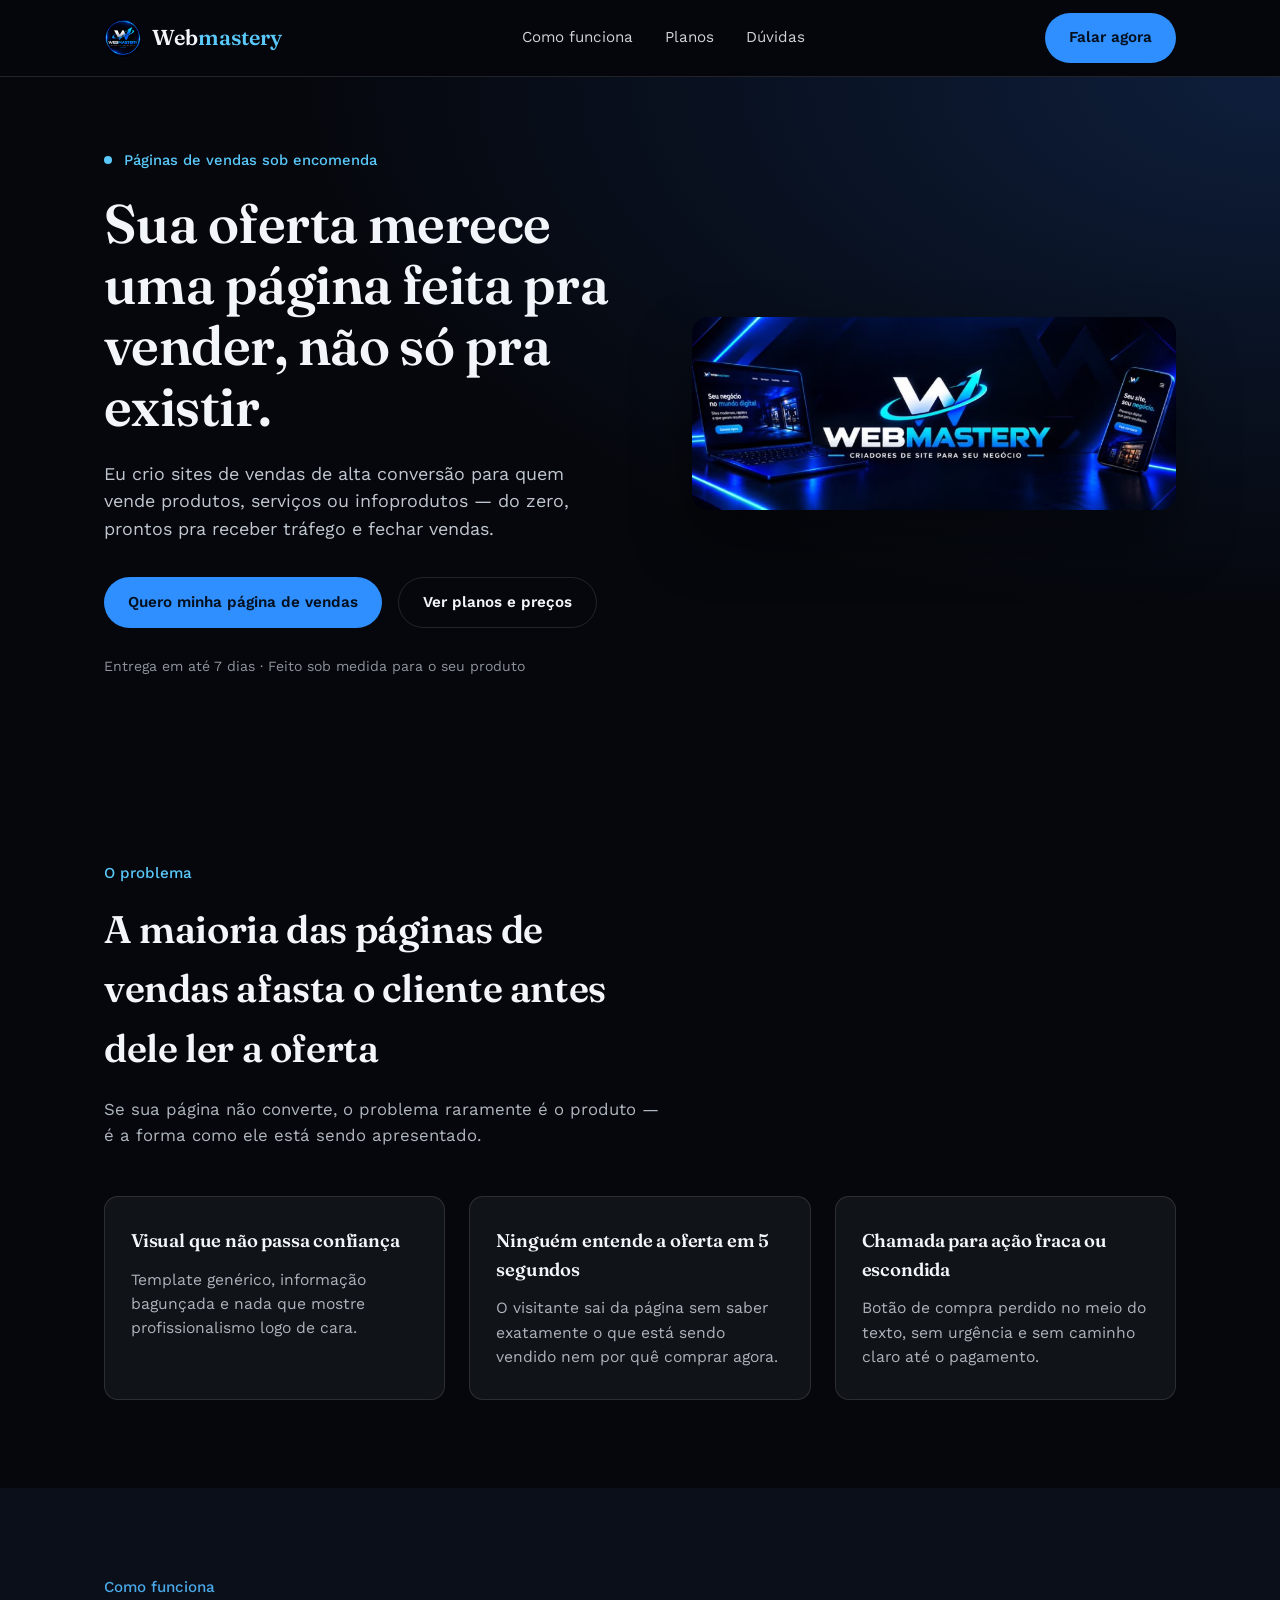
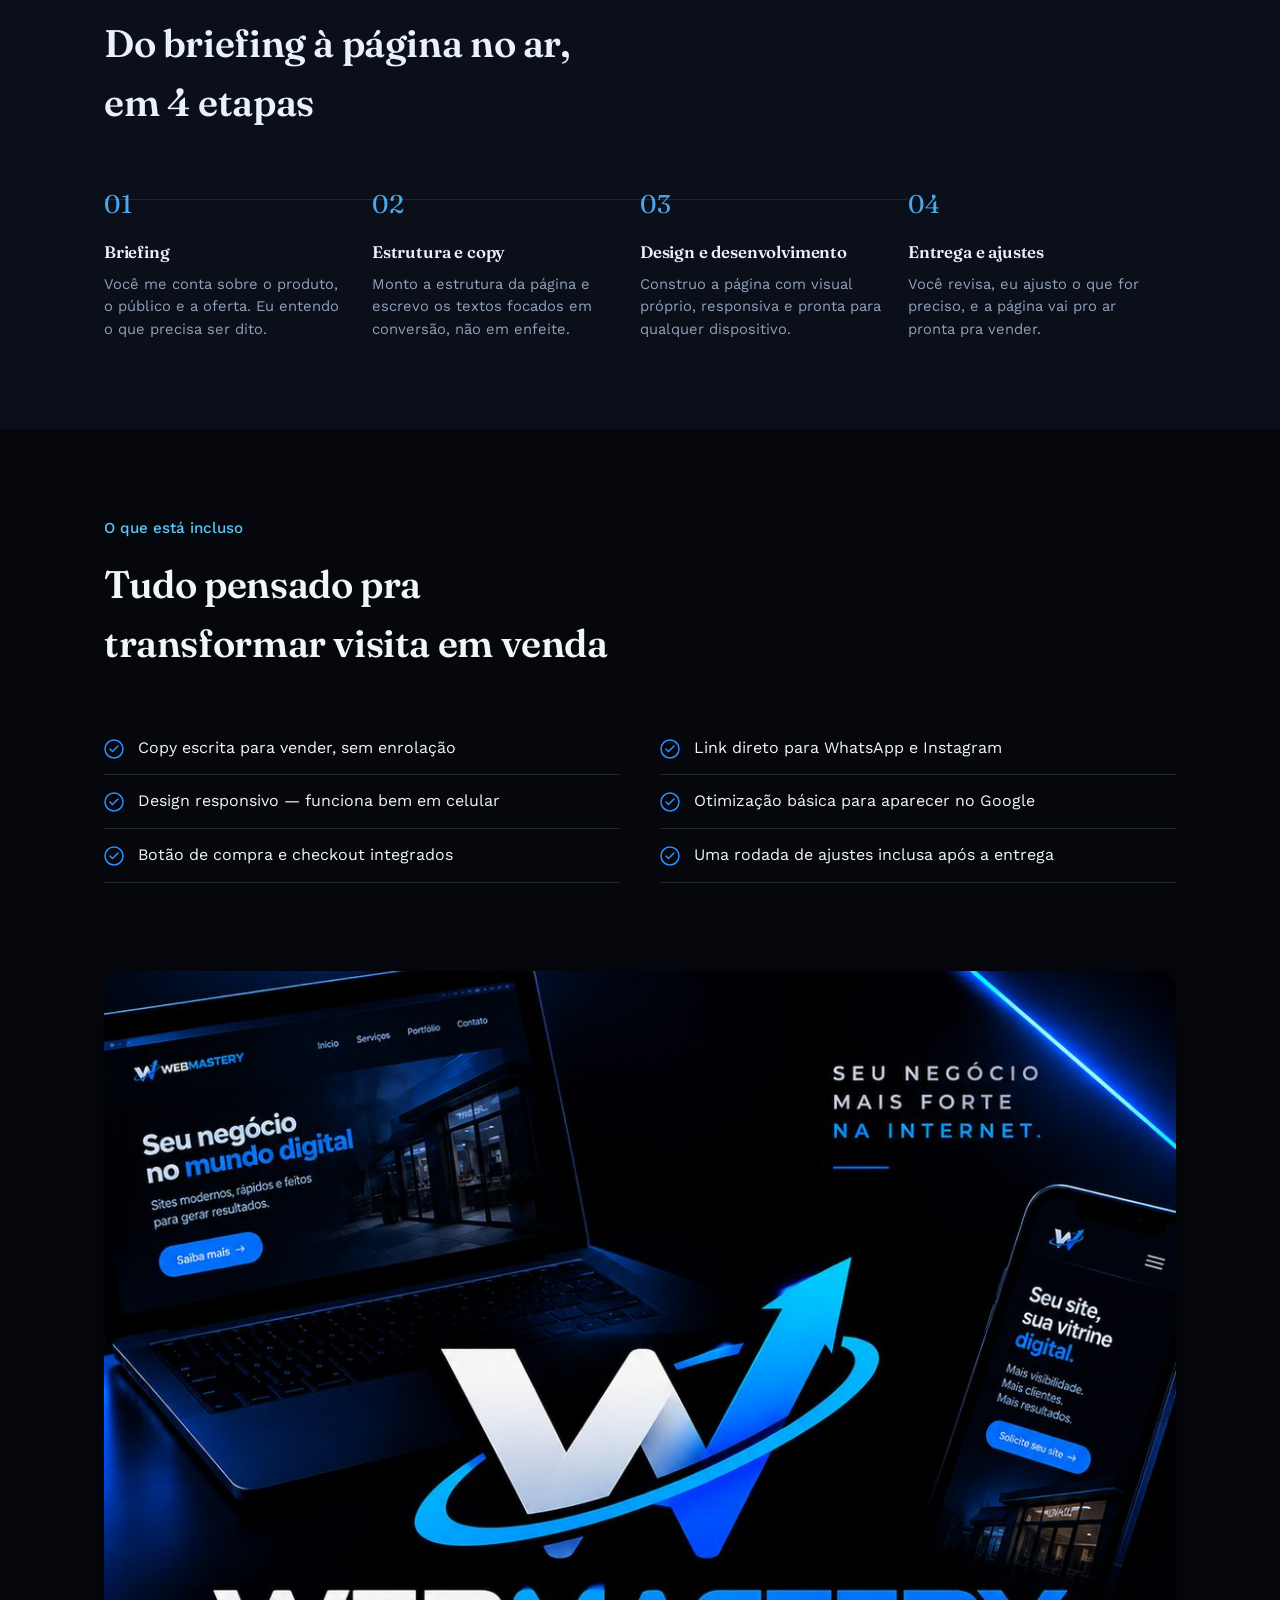
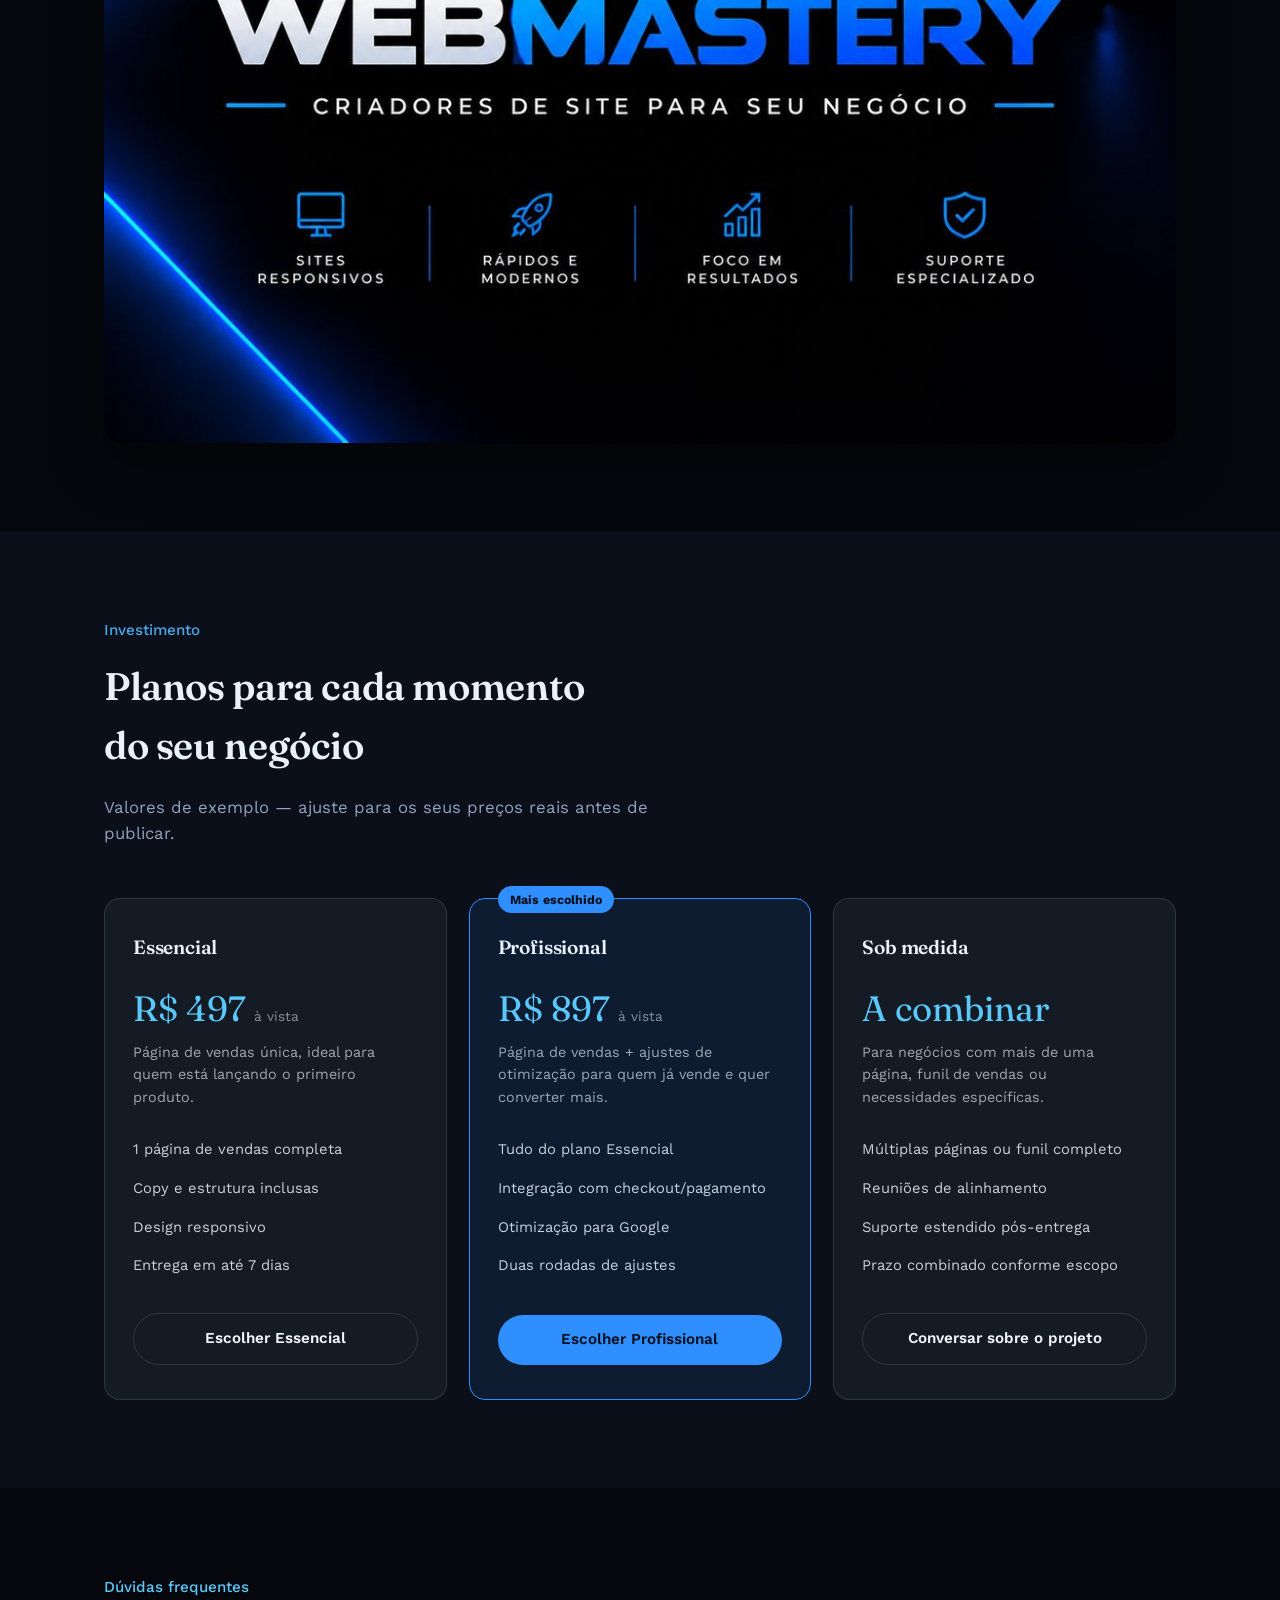
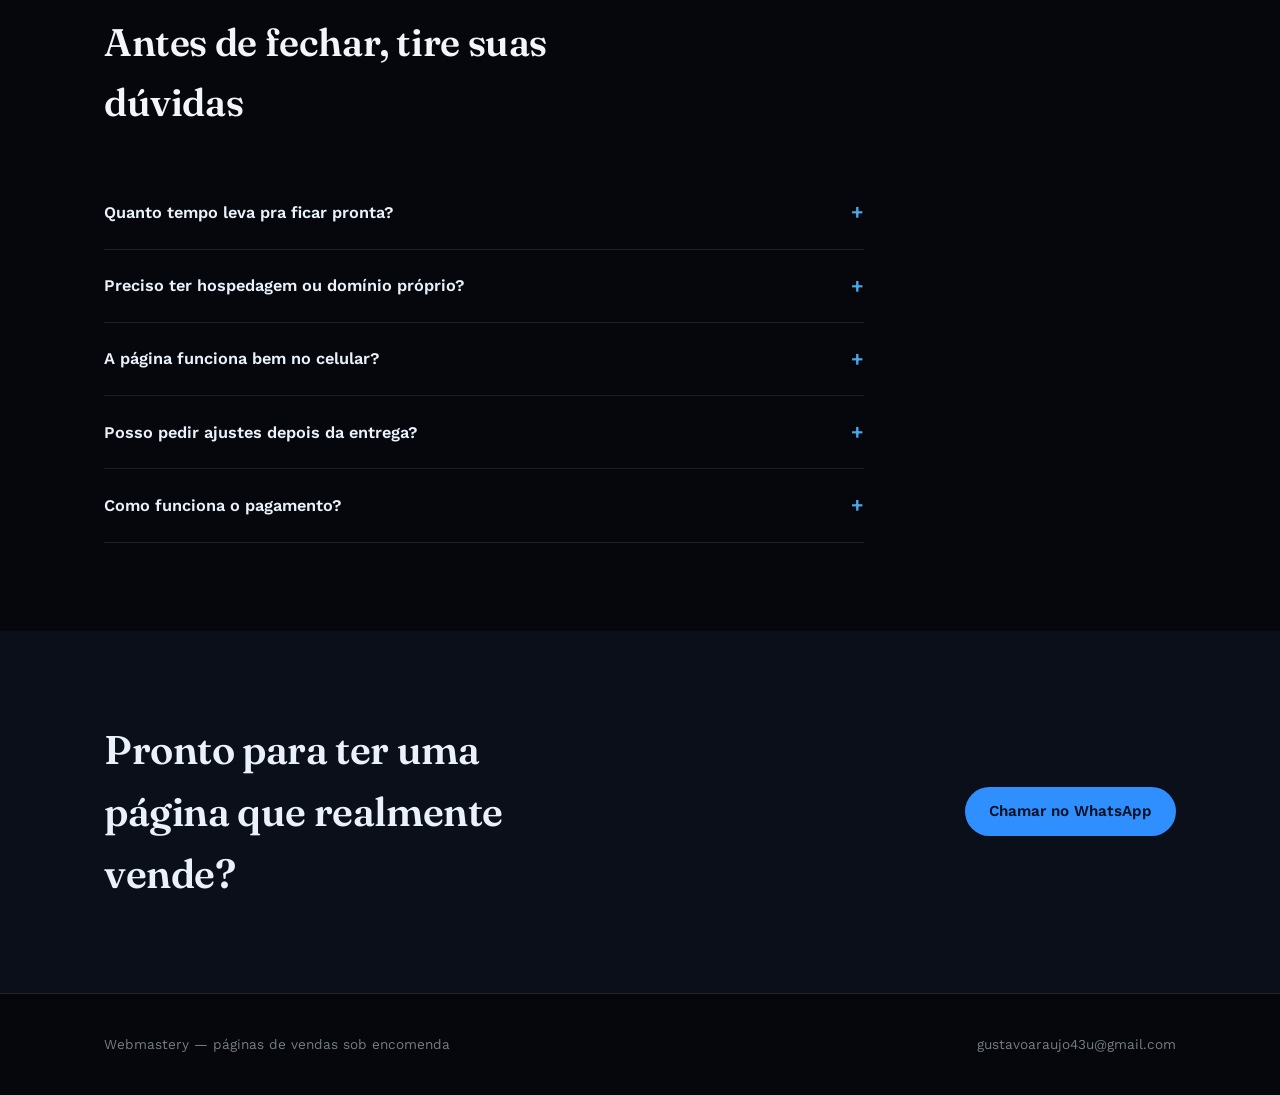
<file: vitrine-digital.html>
<!DOCTYPE html>
<html lang="pt-BR">
<head>
<meta charset="UTF-8">
<meta name="viewport" content="width=device-width, initial-scale=1, viewport-fit=cover">
<title>Webmastery — Sites e Páginas de Vendas Sob Encomenda</title>
<meta name="description" content="A Webmastery cria sites e páginas de vendas profissionais, rápidos e responsivos para o seu negócio vender mais. Peça um orçamento pelo WhatsApp.">
<meta name="keywords" content="página de vendas, criação de sites, landing page, site profissional, site para negócio, Webmastery">
<meta name="robots" content="index, follow">
<meta name="author" content="Webmastery">
<link rel="canonical" href="https://claude.ai/artifact/DzFtg7W6vTu4MSRS6MAogE">

<meta property="og:type" content="website">
<meta property="og:locale" content="pt_BR">
<meta property="og:title" content="Webmastery — Sites e Páginas de Vendas Sob Encomenda">
<meta property="og:description" content="Sites modernos, rápidos e feitos para gerar resultados. Peça sua página de vendas com a Webmastery.">
<meta property="og:site_name" content="Webmastery">

<meta name="twitter:card" content="summary">
<meta name="twitter:title" content="Webmastery — Sites e Páginas de Vendas Sob Encomenda">
<meta name="twitter:description" content="Sites modernos, rápidos e feitos para gerar resultados. Peça sua página de vendas com a Webmastery.">

<script type="application/ld+json">
{
  "@context": "https://schema.org",
  "@type": "ProfessionalService",
  "name": "Webmastery",
  "description": "Criação de sites e páginas de vendas profissionais, responsivas e focadas em conversão.",
  "slogan": "Criadores de site para seu negócio",
  "areaServed": "BR",
  "priceRange": "R$497 - R$897",
  "sameAs": ["https://wa.me/qr/WB2LOATQPODPE1"]
}
</script>

<link rel="preconnect" href="https://fonts.googleapis.com">
<link rel="preconnect" href="https://fonts.gstatic.com" crossorigin>
<link href="https://fonts.googleapis.com/css2?family=Fraunces:opsz,wght@9..144,400;9..144,500;9..144,600;9..144,700&family=Work+Sans:wght@400;500;600;700&display=swap" rel="stylesheet">
<style>
  :root {
    --ink-900: #05070C;
    --ink-800: #0A0F18;
    --ink-700: #0E1E3B;
    --sage-100: #0A0F1A;
    --card-50: #0E1626;
    --gold: #2F8FFF;
    --gold-bright: #5AC8FA;
    --rust: #4AA8E8;
    --cream: #F2F5FA;
    --ink-text: #EAF1FB;
    --muted: #92A2BC;

    --bg: var(--ink-900);
    --bg-alt: var(--sage-100);
    --card: var(--card-50);
    --fg: var(--cream);
    --fg-alt: var(--ink-text);
    --accent: var(--gold);
    --accent-2: var(--rust);
    --border: rgba(234,241,251,0.12);
    --border-light: rgba(234,241,251,0.10);

    box-sizing: border-box;
    padding-top: env(safe-area-inset-top, 0px);
    padding-bottom: env(safe-area-inset-bottom, 0px);
  }

  @media (prefers-color-scheme: light) {
    :root:not([data-theme="dark"]) {
      --bg: var(--sage-100);
      --fg: var(--ink-text);
    }
  }
  :root[data-theme="light"] {
    --bg: var(--sage-100);
    --fg: var(--ink-text);
  }

  * { box-sizing: border-box; }
  html { scroll-behavior: smooth; scroll-padding-top: env(safe-area-inset-top, 0px); }
  body {
    margin: 0;
    background: var(--ink-900);
    color: var(--cream);
    font-family: 'Work Sans', sans-serif;
    line-height: 1.55;
    -webkit-font-smoothing: antialiased;
  }
  h1, h2, h3 { font-family: 'Fraunces', serif; margin: 0; font-weight: 600; letter-spacing: -0.01em; }
  p { margin: 0; }
  a { color: inherit; }
  img, svg { max-width: 100%; }

  .wrap { max-width: 1120px; margin: 0 auto; padding: 0 24px; }

  /* NAV */
  header {
    position: sticky; top: 0; z-index: 20;
    padding-top: env(safe-area-inset-top, 0px);
    background: rgba(5,7,12,0.88);
    backdrop-filter: blur(10px);
    border-bottom: 1px solid var(--border);
  }
  nav.wrap { display: flex; align-items: center; justify-content: space-between; height: 76px; }
  .brand-wrap { display: flex; align-items: center; gap: 10px; }
  .brand-logo { width: 38px; height: 38px; border-radius: 50%; display: block; object-fit: cover; }
  .brand { font-family: 'Fraunces', serif; font-size: 1.35rem; font-weight: 600; color: var(--cream); }
  .brand em { font-style: normal; color: var(--gold-bright); }
  .nav-links { display: flex; gap: 32px; font-size: 0.95rem; }
  .nav-links a { text-decoration: none; opacity: 0.85; transition: opacity 0.15s; }
  .nav-links a:hover, .nav-links a:focus-visible { opacity: 1; }
  .btn {
    display: inline-flex; align-items: center; gap: 8px;
    padding: 13px 24px; border-radius: 999px; font-weight: 600; font-size: 0.95rem;
    text-decoration: none; border: none; cursor: pointer;
    transition: transform 0.15s ease, box-shadow 0.15s ease;
  }
  .btn:focus-visible { outline: 2px solid var(--gold-bright); outline-offset: 3px; }
  .btn-primary { background: var(--gold); color: #04101F; }
  .btn-primary:hover { transform: translateY(-1px); box-shadow: 0 8px 22px rgba(47,143,255,0.35); }
  .btn-ghost { background: transparent; border: 1px solid var(--border); color: var(--cream); }
  .nav-cta { display: none; }
  @media (min-width: 760px) { .nav-cta { display: inline-flex; } }

  .skip-link {
    position: absolute; left: -999px; top: auto;
    background: var(--gold); color: #04101F; padding: 12px 18px; border-radius: 8px;
    font-weight: 600; z-index: 100;
  }
  .skip-link:focus { left: 16px; top: 16px; }

  .menu-toggle {
    display: none; background: none; border: 1px solid var(--border); border-radius: 8px;
    width: 42px; height: 42px; align-items: center; justify-content: center; cursor: pointer;
  }
  .menu-toggle span, .menu-toggle span::before, .menu-toggle span::after {
    content: ""; display: block; width: 18px; height: 2px; background: var(--cream);
    position: relative; transition: transform 0.2s ease, opacity 0.2s ease;
  }
  .menu-toggle span::before { position: absolute; top: -6px; }
  .menu-toggle span::after { position: absolute; top: 6px; }
  .menu-toggle[aria-expanded="true"] span { background: transparent; }
  .menu-toggle[aria-expanded="true"] span::before { transform: translateY(6px) rotate(45deg); }
  .menu-toggle[aria-expanded="true"] span::after { transform: translateY(-6px) rotate(-45deg); }

  @media (max-width: 759px) {
    .menu-toggle { display: flex; }
    .nav-links {
      position: absolute; top: 76px; left: 0; right: 0;
      flex-direction: column; gap: 0;
      background: rgba(5,7,12,0.98); border-bottom: 1px solid var(--border);
      max-height: 0; overflow: hidden; transition: max-height 0.25s ease;
    }
    .nav-links[data-open="true"] { max-height: 320px; }
    .nav-links a { padding: 16px 24px; border-bottom: 1px solid var(--border); }
    .nav-links .nav-cta-mobile { display: block; margin: 16px 24px; text-align: center; }
  }
  @media (min-width: 760px) { .nav-cta-mobile { display: none; } }

  /* HERO */
  .hero {
    padding: 72px 0 96px;
    background: radial-gradient(ellipse at top right, var(--ink-700) 0%, var(--ink-900) 55%);
  }
  .hero .wrap { display: grid; grid-template-columns: 1.1fr 1fr; gap: 56px; align-items: center; }
  @media (max-width: 900px) { .hero .wrap { grid-template-columns: 1fr; } .hero { padding: 48px 0 64px; } }

  .eyebrow-line { display: flex; align-items: center; gap: 12px; margin-bottom: 22px; }
  .eyebrow-line .dot { width: 8px; height: 8px; border-radius: 50%; background: var(--gold-bright); }
  .eyebrow-line span { font-size: 0.92rem; color: var(--gold-bright); font-weight: 500; }

  .hero h1 { font-size: clamp(2.1rem, 4.4vw, 3.4rem); line-height: 1.12; max-width: 15ch; }
  .hero p.lead { margin-top: 22px; font-size: 1.12rem; color: rgba(234,241,251,0.82); max-width: 46ch; }
  .hero .actions { margin-top: 34px; display: flex; gap: 16px; flex-wrap: wrap; }
  .hero .trust { margin-top: 28px; font-size: 0.88rem; color: rgba(234,241,251,0.6); }

  /* Browser mockup */
  .mockup {
    background: var(--card-50);
    border-radius: 16px;
    overflow: hidden;
    box-shadow: 0 30px 60px rgba(0,0,0,0.35);
    transform: rotate(1.2deg);
  }
  .mockup .bar { display: flex; align-items: center; gap: 7px; padding: 12px 16px; background: #E1DBC7; }
  .mockup .bar span { width: 10px; height: 10px; border-radius: 50%; background: rgba(234,241,251,0.18); }
  .mockup .screen { padding: 26px 24px 30px; }
  .mockup .m-eyebrow { width: 40%; height: 8px; border-radius: 4px; background: var(--rust); opacity: 0.55; margin-bottom: 14px; }
  .mockup .m-h { height: 20px; border-radius: 4px; background: var(--ink-text); opacity: 0.85; margin-bottom: 8px; }
  .mockup .m-h.short { width: 70%; }
  .mockup .m-p { height: 9px; border-radius: 4px; background: var(--ink-text); opacity: 0.25; margin-bottom: 7px; }
  .mockup .m-p.w1 { width: 92%; } .mockup .m-p.w2 { width: 80%; } .mockup .m-p.w3 { width: 60%; }
  .mockup .m-cta { margin-top: 20px; width: 46%; height: 34px; border-radius: 999px; background: var(--gold); }
  .mockup .m-cards { margin-top: 26px; display: grid; grid-template-columns: repeat(3,1fr); gap: 10px; }
  .mockup .m-card { height: 58px; border-radius: 8px; background: rgba(234,241,251,0.06); border: 1px solid rgba(234,241,251,0.14); }

  .hero-photo {
    border-radius: 16px;
    overflow: hidden;
    box-shadow: 0 30px 60px rgba(0,0,0,0.4);
  }
  .hero-photo img { display: block; width: 100%; height: auto; }

  .brand-banner { padding: 0 0 88px; background: var(--ink-900); }
  .brand-banner .wrap { padding: 0 24px; }
  .brand-banner img {
    display: block; width: 100%; height: auto; border-radius: 18px;
    box-shadow: 0 24px 50px rgba(0,0,0,0.35);
  }

  /* SECTIONS shared */
  section { padding: 88px 0; }
  .section-alt { background: var(--sage-100); color: var(--ink-text); }
  .section-alt .muted { color: var(--muted); }
  .kicker { font-size: 0.95rem; color: var(--gold-bright); font-weight: 500; margin-bottom: 14px; }
  .section-alt .kicker { color: var(--rust); }
  h2.section-title { font-size: clamp(1.7rem, 3vw, 2.4rem); max-width: 20ch; margin-bottom: 18px; }
  .section-sub { max-width: 56ch; color: rgba(234,241,251,0.75); font-size: 1.05rem; }
  .section-alt .section-sub { color: var(--muted); }

  /* Problem cards */
  .grid-3 { display: grid; grid-template-columns: repeat(3, 1fr); gap: 24px; margin-top: 48px; }
  @media (max-width: 860px) { .grid-3 { grid-template-columns: 1fr; } }
  .problem-card {
    background: rgba(234,241,251,0.05);
    border: 1px solid var(--border);
    border-radius: 14px;
    padding: 30px 26px;
  }
  .problem-card h3 { font-size: 1.15rem; margin-bottom: 12px; }
  .problem-card p { color: rgba(234,241,251,0.72); font-size: 0.98rem; }

  /* Process */
  .process { margin-top: 52px; display: grid; grid-template-columns: repeat(4,1fr); gap: 0; position: relative; }
  @media (max-width: 860px) { .process { grid-template-columns: 1fr; gap: 36px; } }
  .step { position: relative; padding-right: 24px; }
  .step .num { font-family: 'Fraunces', serif; font-size: 1.6rem; color: var(--rust); margin-bottom: 14px; }
  .step h3 { font-size: 1.05rem; margin-bottom: 8px; color: var(--ink-text); }
  .step p { font-size: 0.92rem; color: var(--muted); }
  .process .step:not(:last-child)::after {
    content: ""; position: absolute; top: 14px; right: 0; width: 100%; height: 1px;
    background: var(--border-light); display: none;
  }
  @media (min-width: 861px) {
    .process .step:not(:last-child)::after { display: block; }
  }

  /* Includes */
  .includes { margin-top: 48px; display: grid; grid-template-columns: repeat(2, 1fr); gap: 16px 40px; }
  @media (max-width: 700px) { .includes { grid-template-columns: 1fr; } }
  .includes li { list-style: none; display: flex; gap: 14px; padding: 14px 0; border-bottom: 1px solid var(--border); }
  .includes svg { flex-shrink: 0; margin-top: 3px; }
  .includes ul { padding: 0; margin: 0; }

  /* Pricing */
  .plans { margin-top: 52px; display: grid; grid-template-columns: repeat(3, 1fr); gap: 22px; align-items: stretch; }
  @media (max-width: 900px) { .plans { grid-template-columns: 1fr; } }
  .plan {
    background: rgba(234,241,251,0.05);
    border: 1px solid var(--border);
    border-radius: 16px;
    padding: 34px 28px;
    display: flex; flex-direction: column;
  }
  .plan.featured { border-color: var(--gold); background: rgba(47,143,255,0.10); position: relative; }
  .plan .tag {
    position: absolute; top: -13px; left: 28px; background: var(--gold); color: #04101F;
    font-size: 0.78rem; font-weight: 700; padding: 4px 12px; border-radius: 999px;
  }
  .plan h3 { font-size: 1.2rem; margin-bottom: 6px; }
  .plan .price { font-family: 'Fraunces', serif; font-size: 2.2rem; margin: 14px 0 4px; color: var(--gold-bright); }
  .plan .price .note { font-family: 'Work Sans', sans-serif; font-size: 0.85rem; color: rgba(234,241,251,0.55); }
  .plan .desc { font-size: 0.9rem; color: rgba(234,241,251,0.65); margin-bottom: 22px; }
  .plan ul { list-style: none; padding: 0; margin: 0 0 28px; flex-grow: 1; }
  .plan li { font-size: 0.92rem; padding: 8px 0; display: flex; gap: 10px; color: rgba(234,241,251,0.85); }
  .plan .btn { width: 100%; justify-content: center; }

  /* FAQ */
  .faq { margin-top: 44px; max-width: 760px; }
  details {
    border-bottom: 1px solid var(--border-light);
    padding: 20px 0;
  }
  details summary {
    cursor: pointer; list-style: none; font-weight: 600; font-size: 1.02rem;
    display: flex; justify-content: space-between; align-items: center; gap: 20px;
    color: var(--ink-text);
  }
  details summary::-webkit-details-marker { display: none; }
  details summary .plus { font-size: 1.3rem; color: var(--rust); transition: transform 0.2s; flex-shrink: 0; }
  details[open] summary .plus { transform: rotate(45deg); }
  details p { margin-top: 14px; color: var(--muted); font-size: 0.96rem; max-width: 62ch; }

  /* Final CTA */
  .final-cta { text-align: left; }
  .final-cta .wrap { display: flex; justify-content: space-between; align-items: center; gap: 32px; flex-wrap: wrap; }
  .final-cta h2 { font-size: clamp(1.7rem, 3.2vw, 2.5rem); max-width: 16ch; }

  footer {
    padding: 40px 0 calc(40px + env(safe-area-inset-bottom, 0px));
    background: var(--ink-900);
    border-top: 1px solid var(--border);
    font-size: 0.85rem;
    color: rgba(234,241,251,0.5);
  }
  footer .wrap { display: flex; justify-content: space-between; flex-wrap: wrap; gap: 12px; }

  .note-box {
    margin-top: 60px;
    padding: 18px 22px;
    border: 1px dashed rgba(234,241,251,0.3);
    border-radius: 12px;
    font-size: 0.85rem;
    color: rgba(234,241,251,0.6);
  }
  .note-box strong { color: var(--gold-bright); }

  @media (prefers-reduced-motion: reduce) {
    html { scroll-behavior: auto; }
    .btn, details summary .plus { transition: none; }
  }
</style>
</head>
<body>
<a class="skip-link" href="#main">Pular para o conteúdo</a>

<header>
  <nav class="wrap">
    <div class="brand-wrap"><img class="brand-logo" loading="eager" src="[data-uri]" alt="Webmastery"><span class="brand">Web<em>mastery</em></span></div>
    <div class="nav-links" id="nav-links" data-open="false">
      <a href="#processo">Como funciona</a>
      <a href="#planos">Planos</a>
      <a href="#faq">Dúvidas</a>
      <a class="btn btn-primary nav-cta-mobile" href="https://wa.me/qr/WB2LOATQPODPE1" target="_blank" rel="noopener">Falar agora</a>
    </div>
    <a class="btn btn-primary nav-cta" href="https://wa.me/qr/WB2LOATQPODPE1" target="_blank" rel="noopener">Falar agora</a>
    <button class="menu-toggle" id="menu-toggle" aria-expanded="false" aria-controls="nav-links" aria-label="Abrir menu">
      <span></span>
    </button>
  </nav>
</header>

<script>
  (function () {
    var btn = document.getElementById('menu-toggle');
    var menu = document.getElementById('nav-links');
    btn.addEventListener('click', function () {
      var open = menu.getAttribute('data-open') === 'true';
      menu.setAttribute('data-open', String(!open));
      btn.setAttribute('aria-expanded', String(!open));
      btn.setAttribute('aria-label', open ? 'Abrir menu' : 'Fechar menu');
    });
    menu.querySelectorAll('a').forEach(function (link) {
      link.addEventListener('click', function () {
        menu.setAttribute('data-open', 'false');
        btn.setAttribute('aria-expanded', 'false');
        btn.setAttribute('aria-label', 'Abrir menu');
      });
    });
  })();
</script>

<main id="main">
<section class="hero">
  <div class="wrap">
    <div>
      <div class="eyebrow-line"><span class="dot"></span><span>Páginas de vendas sob encomenda</span></div>
      <h1>Sua oferta merece uma página feita pra vender, não só pra existir.</h1>
      <p class="lead">Eu crio sites de vendas de alta conversão para quem vende produtos, serviços ou infoprodutos — do zero, prontos pra receber tráfego e fechar vendas.</p>
      <div class="actions">
        <a class="btn btn-primary" href="https://wa.me/qr/WB2LOATQPODPE1" target="_blank" rel="noopener">Quero minha página de vendas</a>
        <a class="btn btn-ghost" href="#planos">Ver planos e preços</a>
      </div>
      <p class="trust">Entrega em até 7 dias · Feito sob medida para o seu produto</p>
    </div>
    <div class="hero-photo">
      <img src="[data-uri]" alt="Webmastery — sites em laptop e celular">
    </div>
  </div>
</section>

<section id="problema">
  <div class="wrap">
    <p class="kicker">O problema</p>
    <h2 class="section-title">A maioria das páginas de vendas afasta o cliente antes dele ler a oferta</h2>
    <p class="section-sub">Se sua página não converte, o problema raramente é o produto — é a forma como ele está sendo apresentado.</p>
    <div class="grid-3">
      <div class="problem-card">
        <h3>Visual que não passa confiança</h3>
        <p>Template genérico, informação bagunçada e nada que mostre profissionalismo logo de cara.</p>
      </div>
      <div class="problem-card">
        <h3>Ninguém entende a oferta em 5 segundos</h3>
        <p>O visitante sai da página sem saber exatamente o que está sendo vendido nem por quê comprar agora.</p>
      </div>
      <div class="problem-card">
        <h3>Chamada para ação fraca ou escondida</h3>
        <p>Botão de compra perdido no meio do texto, sem urgência e sem caminho claro até o pagamento.</p>
      </div>
    </div>
  </div>
</section>

<section id="processo" class="section-alt">
  <div class="wrap">
    <p class="kicker">Como funciona</p>
    <h2 class="section-title">Do briefing à página no ar, em 4 etapas</h2>
    <div class="process">
      <div class="step">
        <div class="num">01</div>
        <h3>Briefing</h3>
        <p>Você me conta sobre o produto, o público e a oferta. Eu entendo o que precisa ser dito.</p>
      </div>
      <div class="step">
        <div class="num">02</div>
        <h3>Estrutura e copy</h3>
        <p>Monto a estrutura da página e escrevo os textos focados em conversão, não em enfeite.</p>
      </div>
      <div class="step">
        <div class="num">03</div>
        <h3>Design e desenvolvimento</h3>
        <p>Construo a página com visual próprio, responsiva e pronta para qualquer dispositivo.</p>
      </div>
      <div class="step">
        <div class="num">04</div>
        <h3>Entrega e ajustes</h3>
        <p>Você revisa, eu ajusto o que for preciso, e a página vai pro ar pronta pra vender.</p>
      </div>
    </div>
  </div>
</section>

<section id="incluso">
  <div class="wrap">
    <p class="kicker">O que está incluso</p>
    <h2 class="section-title">Tudo pensado pra transformar visita em venda</h2>
    <div class="includes">
      <ul>
        <li>
          <svg width="20" height="20" viewBox="0 0 20 20" fill="none"><circle cx="10" cy="10" r="9" stroke="#2F8FFF" stroke-width="1.5"/><path d="M6 10l2.5 2.5L14 7" stroke="#2F8FFF" stroke-width="1.5" stroke-linecap="round" stroke-linejoin="round"/></svg>
          <span>Copy escrita para vender, sem enrolação</span>
        </li>
        <li>
          <svg width="20" height="20" viewBox="0 0 20 20" fill="none"><circle cx="10" cy="10" r="9" stroke="#2F8FFF" stroke-width="1.5"/><path d="M6 10l2.5 2.5L14 7" stroke="#2F8FFF" stroke-width="1.5" stroke-linecap="round" stroke-linejoin="round"/></svg>
          <span>Design responsivo — funciona bem em celular</span>
        </li>
        <li>
          <svg width="20" height="20" viewBox="0 0 20 20" fill="none"><circle cx="10" cy="10" r="9" stroke="#2F8FFF" stroke-width="1.5"/><path d="M6 10l2.5 2.5L14 7" stroke="#2F8FFF" stroke-width="1.5" stroke-linecap="round" stroke-linejoin="round"/></svg>
          <span>Botão de compra e checkout integrados</span>
        </li>
      </ul>
      <ul>
        <li>
          <svg width="20" height="20" viewBox="0 0 20 20" fill="none"><circle cx="10" cy="10" r="9" stroke="#2F8FFF" stroke-width="1.5"/><path d="M6 10l2.5 2.5L14 7" stroke="#2F8FFF" stroke-width="1.5" stroke-linecap="round" stroke-linejoin="round"/></svg>
          <span>Link direto para WhatsApp e Instagram</span>
        </li>
        <li>
          <svg width="20" height="20" viewBox="0 0 20 20" fill="none"><circle cx="10" cy="10" r="9" stroke="#2F8FFF" stroke-width="1.5"/><path d="M6 10l2.5 2.5L14 7" stroke="#2F8FFF" stroke-width="1.5" stroke-linecap="round" stroke-linejoin="round"/></svg>
          <span>Otimização básica para aparecer no Google</span>
        </li>
        <li>
          <svg width="20" height="20" viewBox="0 0 20 20" fill="none"><circle cx="10" cy="10" r="9" stroke="#2F8FFF" stroke-width="1.5"/><path d="M6 10l2.5 2.5L14 7" stroke="#2F8FFF" stroke-width="1.5" stroke-linecap="round" stroke-linejoin="round"/></svg>
          <span>Uma rodada de ajustes inclusa após a entrega</span>
        </li>
      </ul>
    </div>
  </div>
</section>

<section class="brand-banner">
  <div class="wrap">
    <img loading="lazy" src="[data-uri]" alt="Webmastery — sites responsivos, rápidos, focados em resultado, com suporte especializado">
  </div>
</section>

<section id="planos" class="section-alt">
  <div class="wrap">
    <p class="kicker">Investimento</p>
    <h2 class="section-title">Planos para cada momento do seu negócio</h2>
    <p class="section-sub">Valores de exemplo — ajuste para os seus preços reais antes de publicar.</p>
    <div class="plans">
      <div class="plan">
        <h3>Essencial</h3>
        <div class="price">R$ 497 <span class="note">à vista</span></div>
        <p class="desc">Página de vendas única, ideal para quem está lançando o primeiro produto.</p>
        <ul>
          <li>1 página de vendas completa</li>
          <li>Copy e estrutura inclusas</li>
          <li>Design responsivo</li>
          <li>Entrega em até 7 dias</li>
        </ul>
        <a class="btn btn-ghost" href="https://wa.me/qr/WB2LOATQPODPE1" target="_blank" rel="noopener">Escolher Essencial</a>
      </div>
      <div class="plan featured">
        <span class="tag">Mais escolhido</span>
        <h3>Profissional</h3>
        <div class="price">R$ 897 <span class="note">à vista</span></div>
        <p class="desc">Página de vendas + ajustes de otimização para quem já vende e quer converter mais.</p>
        <ul>
          <li>Tudo do plano Essencial</li>
          <li>Integração com checkout/pagamento</li>
          <li>Otimização para Google</li>
          <li>Duas rodadas de ajustes</li>
        </ul>
        <a class="btn btn-primary" href="https://wa.me/qr/WB2LOATQPODPE1" target="_blank" rel="noopener">Escolher Profissional</a>
      </div>
      <div class="plan">
        <h3>Sob medida</h3>
        <div class="price">A combinar</div>
        <p class="desc">Para negócios com mais de uma página, funil de vendas ou necessidades específicas.</p>
        <ul>
          <li>Múltiplas páginas ou funil completo</li>
          <li>Reuniões de alinhamento</li>
          <li>Suporte estendido pós-entrega</li>
          <li>Prazo combinado conforme escopo</li>
        </ul>
        <a class="btn btn-ghost" href="https://wa.me/qr/WB2LOATQPODPE1" target="_blank" rel="noopener">Conversar sobre o projeto</a>
      </div>
    </div>
  </div>
</section>

<section id="faq">
  <div class="wrap">
    <p class="kicker">Dúvidas frequentes</p>
    <h2 class="section-title">Antes de fechar, tire suas dúvidas</h2>
    <div class="faq">
      <details>
        <summary>Quanto tempo leva pra ficar pronta? <span class="plus">+</span></summary>
        <p>O prazo padrão é de até 7 dias após o briefing, dependendo do plano escolhido e da complexidade do projeto.</p>
      </details>
      <details>
        <summary>Preciso ter hospedagem ou domínio próprio? <span class="plus">+</span></summary>
        <p>Não é obrigatório para começar — posso te orientar sobre as opções mais simples na hora de publicar a página.</p>
      </details>
      <details>
        <summary>A página funciona bem no celular? <span class="plus">+</span></summary>
        <p>Sim. Toda página é construída para funcionar bem em qualquer tamanho de tela, já que a maior parte do tráfego costuma vir do celular.</p>
      </details>
      <details>
        <summary>Posso pedir ajustes depois da entrega? <span class="plus">+</span></summary>
        <p>Sim, cada plano inclui um número definido de rodadas de ajuste. Ajustes fora desse escopo podem ser combinados à parte.</p>
      </details>
      <details>
        <summary>Como funciona o pagamento? <span class="plus">+</span></summary>
        <p>Defina aqui sua forma de cobrança (por exemplo: sinal para iniciar e restante na entrega) antes de publicar a página.</p>
      </details>
    </div>
  </div>
</section>

<section class="final-cta section-alt">
  <div class="wrap">
    <h2>Pronto para ter uma página que realmente vende?</h2>
    <a class="btn btn-primary" href="https://wa.me/qr/WB2LOATQPODPE1" target="_blank" rel="noopener">Chamar no WhatsApp</a>
  </div>
</section>
</main>

<footer>
  <div class="wrap">
    <span>Webmastery — páginas de vendas sob encomenda</span>
    <span>gustavoaraujo43u@gmail.com</span>
  </div>
</footer>

</body>
</html>
</file>
